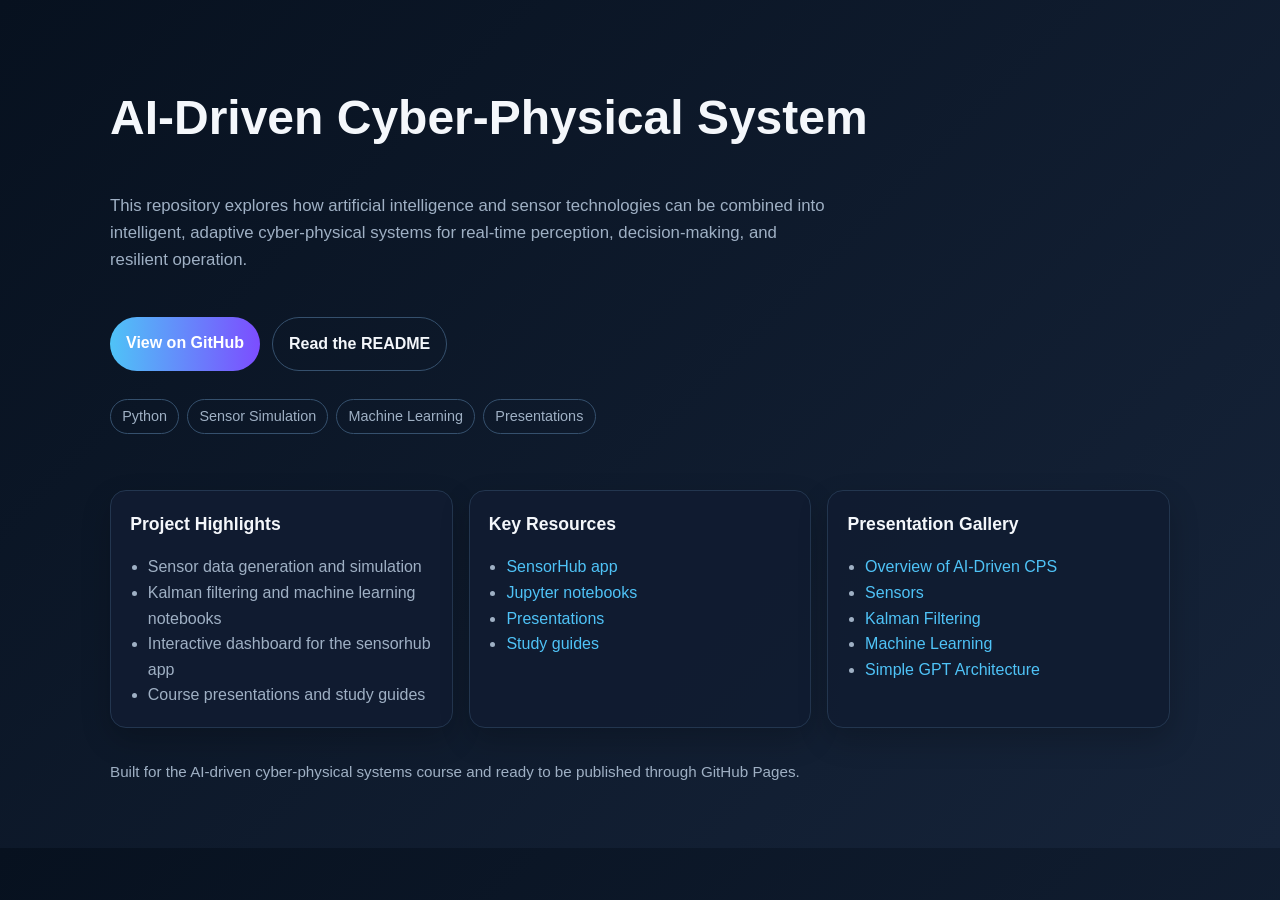
<file: docs/index.html>
<!DOCTYPE html>
<html lang="en">
  <head>
    <meta charset="UTF-8" />
    <meta name="viewport" content="width=device-width, initial-scale=1.0" />
    <meta
      name="description"
      content="AI-driven Cyber-Physical System project page with sensor simulation, notebooks, and presentations."
    />
    <title>AI-Driven Cyber-Physical System</title>
    <style>
      :root {
        --bg: #07111f;
        --card: #101c31;
        --text: #f4f7fb;
        --muted: #9fb0c4;
        --accent: #4fc3f7;
        --accent-2: #7c4dff;
      }

      * { box-sizing: border-box; }
      body {
        margin: 0;
        font-family: Inter, "Segoe UI", Roboto, Arial, sans-serif;
        background: linear-gradient(135deg, var(--bg), #16243a);
        color: var(--text);
        line-height: 1.6;
      }

      a { color: var(--accent); text-decoration: none; }
      a:hover { text-decoration: underline; }

      .container {
        max-width: 1100px;
        margin: 0 auto;
        padding: 2rem 1.25rem 4rem;
      }

      .hero {
        padding: 3rem 0 2rem;
        display: grid;
        gap: 1.2rem;
      }

      .hero h1 {
        font-size: clamp(2rem, 4vw, 3rem);
        margin: 0;
      }

      .hero p {
        font-size: 1.05rem;
        color: var(--muted);
        max-width: 720px;
      }

      .hero-actions {
        display: flex;
        flex-wrap: wrap;
        gap: 0.75rem;
        margin-top: 0.5rem;
      }

      .btn {
        display: inline-block;
        padding: 0.8rem 1rem;
        border-radius: 999px;
        font-weight: 600;
        background: linear-gradient(90deg, var(--accent), var(--accent-2));
        color: white;
      }

      .btn.secondary {
        background: transparent;
        border: 1px solid #35506d;
        color: var(--text);
      }

      .grid {
        display: grid;
        grid-template-columns: repeat(auto-fit, minmax(260px, 1fr));
        gap: 1rem;
        margin-top: 1.5rem;
      }

      .card {
        background: rgba(16, 28, 49, 0.95);
        border: 1px solid #23364f;
        border-radius: 16px;
        padding: 1.2rem;
        box-shadow: 0 12px 30px rgba(0, 0, 0, 0.2);
      }

      .card h2 {
        margin-top: 0;
        font-size: 1.1rem;
      }

      .card p, .card li {
        color: var(--muted);
      }

      .card ul {
        padding-left: 1.1rem;
        margin-bottom: 0;
      }

      .badges {
        display: flex;
        flex-wrap: wrap;
        gap: 0.5rem;
        margin-top: 0.6rem;
      }

      .badge {
        border: 1px solid #35506d;
        border-radius: 999px;
        padding: 0.3rem 0.7rem;
        color: var(--muted);
        font-size: 0.9rem;
      }

      footer {
        margin-top: 2rem;
        color: var(--muted);
        font-size: 0.95rem;
      }

      @media (max-width: 640px) {
        .container { padding: 1rem 1rem 3rem; }
        .hero { padding-top: 2rem; }
      }
    </style>
  </head>
  <body>
    <main class="container">
      <section class="hero">
        <h1>AI-Driven Cyber-Physical System</h1>
        <p>
          This repository explores how artificial intelligence and sensor technologies can be combined into
          intelligent, adaptive cyber-physical systems for real-time perception, decision-making, and
          resilient operation.
        </p>
        <div class="hero-actions">
          <a class="btn" href="https://github.com/kolithawarnakulasooriya/AI-driven-cyber-physical-system" target="_blank" rel="noreferrer">View on GitHub</a>
          <a class="btn secondary" href="https://github.com/kolithawarnakulasooriya/AI-driven-cyber-physical-system/blob/main/Readme.md" target="_blank" rel="noreferrer">Read the README</a>
        </div>
        <div class="badges">
          <span class="badge">Python</span>
          <span class="badge">Sensor Simulation</span>
          <span class="badge">Machine Learning</span>
          <span class="badge">Presentations</span>
        </div>
      </section>

      <section class="grid">
        <article class="card">
          <h2>Project Highlights</h2>
          <ul>
            <li>Sensor data generation and simulation</li>
            <li>Kalman filtering and machine learning notebooks</li>
            <li>Interactive dashboard for the sensorhub app</li>
            <li>Course presentations and study guides</li>
          </ul>
        </article>

        <article class="card">
          <h2>Key Resources</h2>
          <ul>
            <li><a href="https://github.com/kolithawarnakulasooriya/AI-driven-cyber-physical-system/tree/main/sensorhub">SensorHub app</a></li>
            <li><a href="https://github.com/kolithawarnakulasooriya/AI-driven-cyber-physical-system/tree/main/notebooks">Jupyter notebooks</a></li>
            <li><a href="https://github.com/kolithawarnakulasooriya/AI-driven-cyber-physical-system/tree/main/presentations">Presentations</a></li>
            <li><a href="https://github.com/kolithawarnakulasooriya/AI-driven-cyber-physical-system/tree/main/study-guide">Study guides</a></li>
          </ul>
        </article>

        <article class="card">
          <h2>Presentation Gallery</h2>
          <ul>
            <li><a href="https://html-preview.github.io/?url=https://github.com/kolithawarnakulasooriya/AI-driven-cyber-physical-system/blob/main/presentations/cps-ai-intro.html">Overview of AI-Driven CPS</a></li>
            <li><a href="https://html-preview.github.io/?url=https://github.com/kolithawarnakulasooriya/AI-driven-cyber-physical-system/blob/main/presentations/sensors-cps.html">Sensors</a></li>
            <li><a href="https://html-preview.github.io/?url=https://github.com/kolithawarnakulasooriya/AI-driven-cyber-physical-system/blob/main/presentations/kelman-filter-cps.html">Kalman Filtering</a></li>
            <li><a href="https://htmlpreview.github.io/?https://github.com/kolithawarnakulasooriya/AI-driven-cyber-physical-system/blob/main/presentations/machine-learning-cps.html">Machine Learning</a></li>
            <li><a href="https://htmlpreview.github.io/?https://github.com/kolithawarnakulasooriya/AI-driven-cyber-physical-system/blob/main/presentations/simplellm-script-presentation.html">Simple GPT Architecture</a></li>
          </ul>
        </article>
      </section>

      <footer>
        Built for the AI-driven cyber-physical systems course and ready to be published through GitHub Pages.
      </footer>
    </main>
  </body>
</html>
</file>
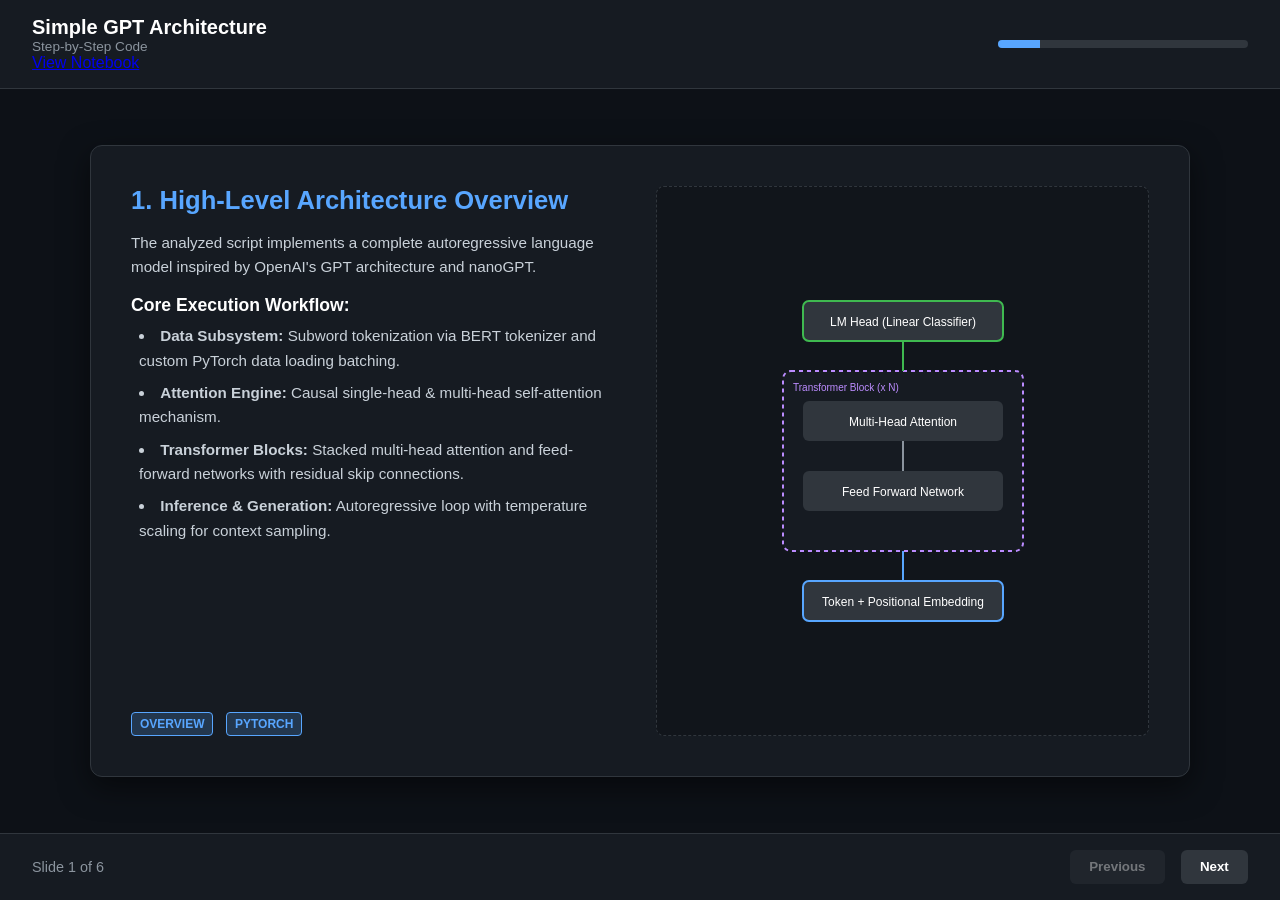
<file: presentations/simplellm-script-presentation.html>
<!DOCTYPE html>
<html lang="en">
<head>
    <meta charset="UTF-8">
    <meta name="viewport" content="width=device-width, initial-scale=1.0">
    <title>Decoder-Only GPT Architecture: PyTorch Analysis</title>
    <style>
        :root {
            --bg-color: #0d1117;
            --card-bg: #161b22;
            --accent-blue: #58a6ff;
            --accent-green: #3fb950;
            --accent-red: #f85149;
            --accent-purple: #bc8cff;
            --text-main: #c9d1d9;
            --text-heading: #ffffff;
            --border-color: #30363d;
            --code-bg: #0a0d12;
        }

        * {
            box-sizing: border-box;
            margin: 0;
            padding: 0;
            font-family: -apple-system, BlinkMacSystemFont, "Segoe UI", Roboto, Helvetica, Arial, sans-serif;
        }

        body {
            background-color: var(--bg-color);
            color: var(--text-main);
            display: flex;
            flex-direction: column;
            height: 100vh;
            overflow: hidden;
        }

        /* Top Bar Navigation */
        header {
            background-color: var(--card-bg);
            border-bottom: 1px solid var(--border-color);
            padding: 1rem 2rem;
            display: flex;
            justify-content: space-between;
            align-items: center;
        }

        .title-container h1 {
            color: var(--text-heading);
            font-size: 1.25rem;
            font-weight: 600;
        }

        .title-container p {
            font-size: 0.85rem;
            color: #8b949e;
        }

        .progress-container {
            width: 250px;
            background: var(--border-color);
            height: 8px;
            border-radius: 4px;
            overflow: hidden;
        }

        .progress-bar {
            height: 100%;
            width: 16.66%;
            background: var(--accent-blue);
            transition: width 0.3s ease;
        }

        /* Main Slide Viewport */
        main {
            flex: 1;
            position: relative;
            overflow: hidden;
            display: flex;
            justify-content: center;
            align-items: center;
            padding: 2rem;
        }

        .slide {
            position: absolute;
            width: 100%;
            max-width: 1100px;
            height: 85%;
            opacity: 0;
            visibility: hidden;
            transition: all 0.4s cubic-bezier(0.4, 0, 0.2, 1);
            transform: translateX(50px);
            display: grid;
            grid-template-columns: 1fr 1fr;
            gap: 2rem;
            background: var(--card-bg);
            border: 1px solid var(--border-color);
            border-radius: 12px;
            padding: 2.5rem;
            box-shadow: 0 10px 30px rgba(0,0,0,0.5);
        }

        .slide.active {
            opacity: 1;
            visibility: visible;
            transform: translateX(0);
        }

        .slide-full {
            grid-template-columns: 1fr;
        }

        /* Content Formatting */
        .content-col {
            display: flex;
            flex-direction: column;
            justify-content: space-between;
            overflow-y: auto;
            padding-right: 0.5rem;
        }

        .content-col h2 {
            color: var(--accent-blue);
            font-size: 1.6rem;
            margin-bottom: 1rem;
        }

        .content-col h3 {
            color: var(--text-heading);
            font-size: 1.1rem;
            margin: 1rem 0 0.5rem 0;
        }

        .content-col p, .content-col ul {
            font-size: 0.95rem;
            line-height: 1.6;
            margin-bottom: 1rem;
        }

        .content-col ul {
            list-style-position: inside;
            padding-left: 0.5rem;
        }

        .content-col li {
            margin-bottom: 0.5rem;
        }

        /* Code & Visual Blocks */
        .code-container {
            background: var(--code-bg);
            border: 1px solid var(--border-color);
            border-radius: 8px;
            padding: 1rem;
            font-family: 'Courier New', Courier, monospace;
            font-size: 0.85rem;
            overflow-x: auto;
            color: #e6edf3;
            white-space: pre;
            line-height: 1.4;
        }

        .badge {
            display: inline-block;
            padding: 0.25rem 0.5rem;
            border-radius: 4px;
            font-size: 0.75rem;
            font-weight: bold;
            margin-right: 0.5rem;
            text-transform: uppercase;
        }

        .badge-bug { background: rgba(248, 81, 73, 0.2); color: var(--accent-red); border: 1px solid var(--accent-red); }
        .badge-fix { background: rgba(63, 185, 80, 0.2); color: var(--accent-green); border: 1px solid var(--accent-green); }
        .badge-info { background: rgba(88, 166, 255, 0.2); color: var(--accent-blue); border: 1px solid var(--accent-blue); }

        .diagram-box {
            display: flex;
            flex-direction: column;
            justify-content: center;
            align-items: center;
            background: rgba(0, 0, 0, 0.2);
            border: 1px dashed var(--border-color);
            border-radius: 8px;
            padding: 1.5rem;
            text-align: center;
        }

        .diagram-box svg {
            max-width: 100%;
            height: auto;
        }

        /* Bottom Controls */
        footer {
            background-color: var(--card-bg);
            border-top: 1px solid var(--border-color);
            padding: 1rem 2rem;
            display: flex;
            justify-content: space-between;
            align-items: center;
        }

        .btn-group {
            display: flex;
            gap: 1rem;
        }

        button {
            background: var(--border-color);
            color: var(--text-heading);
            border: none;
            padding: 0.6rem 1.2rem;
            border-radius: 6px;
            cursor: pointer;
            font-weight: 600;
            transition: background 0.2s ease;
        }

        button:hover {
            background: var(--accent-blue);
            color: #ffffff;
        }

        button:disabled {
            opacity: 0.4;
            cursor: not-allowed;
            background: var(--border-color);
        }

        .step-counter {
            font-size: 0.9rem;
            color: #8b949e;
        }

        /* Interactive Toggles */
        .toggle-box {
            margin-top: 1rem;
            border: 1px solid var(--border-color);
            border-radius: 6px;
            overflow: hidden;
        }

        .toggle-header {
            background: var(--border-color);
            padding: 0.5rem 1rem;
            cursor: pointer;
            font-weight: bold;
            font-size: 0.85rem;
            display: flex;
            justify-content: space-between;
        }

        .toggle-body {
            padding: 1rem;
            display: none;
            background: var(--code-bg);
        }

        .toggle-box.open .toggle-body {
            display: block;
        }
    </style>
</head>
<body>

    <header>
        <div class="title-container">
            <h1>Simple GPT Architecture</h1>
            <p>Step-by-Step Code</p>
            <a href="https://github.com/kolithawarnakulasooriya/AI-driven-cyber-physical-system/blob/main/notebooks/SimpleLLM.ipynb" target="_blank">View Notebook</a>
        </div>
        <div class="progress-container">
            <div class="progress-bar" id="progressBar"></div>
        </div>
    </header>

    <main>
        <!-- Slide 1: High-Level Overview -->
        <div class="slide active" id="slide-1">
            <div class="content-col">
                <div>
                    <h2>1. High-Level Architecture Overview</h2>
                    <p>The analyzed script implements a complete autoregressive language model inspired by OpenAI's GPT architecture and nanoGPT.</p>
                    <h3>Core Execution Workflow:</h3>
                    <ul>
                        <li><b>Data Subsystem:</b> Subword tokenization via BERT tokenizer and custom PyTorch data loading batching.</li>
                        <li><b>Attention Engine:</b> Causal single-head & multi-head self-attention mechanism.</li>
                        <li><b>Transformer Blocks:</b> Stacked multi-head attention and feed-forward networks with residual skip connections.</li>
                        <li><b>Inference & Generation:</b> Autoregressive loop with temperature scaling for context sampling.</li>
                    </ul>
                </div>
                <div>
                    <span class="badge badge-info">Overview</span>
                    <span class="badge badge-info">PyTorch</span>
                </div>
            </div>
            <div class="diagram-box">
                <svg width="320" height="380" viewBox="0 0 320 380">
                    <rect x="60" y="310" width="200" height="40" rx="6" fill="#30363d" stroke="#58a6ff" stroke-width="2"/>
                    <text x="160" y="335" fill="#fff" text-anchor="middle" font-size="12">Token + Positional Embedding</text>
                    
                    <path d="M 160 310 L 160 280" stroke="#58a6ff" stroke-width="2" marker-end="url(#arrow)"/>
                    
                    <rect x="40" y="100" width="240" height="180" rx="8" fill="#161b22" stroke="#bc8cff" stroke-width="2" stroke-dasharray="4"/>
                    <text x="50" y="120" fill="#bc8cff" font-size="10">Transformer Block (x N)</text>

                    <rect x="60" y="130" width="200" height="40" rx="6" fill="#30363d"/>
                    <text x="160" y="155" fill="#fff" text-anchor="middle" font-size="12">Multi-Head Attention</text>

                    <path d="M 160 170 L 160 200" stroke="#8b949e" stroke-width="2"/>

                    <rect x="60" y="200" width="200" height="40" rx="6" fill="#30363d"/>
                    <text x="160" y="225" fill="#fff" text-anchor="middle" font-size="12">Feed Forward Network</text>

                    <path d="M 160 100 L 160 70" stroke="#3fb950" stroke-width="2"/>

                    <rect x="60" y="30" width="200" height="40" rx="6" fill="#30363d" stroke="#3fb950" stroke-width="2"/>
                    <text x="160" y="55" fill="#fff" text-anchor="middle" font-size="12">LM Head (Linear Classifier)</text>
                </svg>
            </div>
        </div>

        <!-- Slide 2: Data Loading & Tokenization -->
        <div class="slide" id="slide-2">
            <div class="content-col">
                <div>
                    <h2>2. Tokenization & Data Loader</h2>
                    <p>The code uses standard BERT subwords for tokenization and extracts training/validation tensors on demand.</p>
                    <h3>Data Split & Target Alignment:</h3>
                    <ul>
                        <li><b>Inputs (x):</b> Sequence block of context length <code>T</code> (e.g. 256 tokens).</li>
                        <li><b>Targets (y):</b> Identical sequence shifted 1 position right ($y_t = x_{t+1}$).</li>
                    </ul>
                </div>
                <div class="code-container">
class TokenizeDataLoader:
    def get_batch(self, split='train', batch_size=4, block_size=256):
        data_set = self.train_data if split == 'train' else self.val_data
        
        # Random starting index selection
        max_idx = max(1, len(data_set) - block_size)
        ix = torch.randint(0, max_idx, (batch_size,))

        # Shift target by 1 token to right
        x = torch.stack([data_set[i:i + block_size] for i in ix])
        y = torch.stack([data_set[i + 1:i + block_size + 1] for i in ix])

        return x.to(self.device), y.to(self.device)</div>
            </div>
            <div class="diagram-box">
                <h3>Target Alignment Visualizer</h3>
                <svg width="300" height="180" viewBox="0 0 300 180" style="margin-top: 10px;">
                    <!-- Sequence X -->
                    <rect x="20" y="40" width="50" height="35" rx="4" fill="#30363d" stroke="#58a6ff"/>
                    <text x="45" y="62" fill="#fff" text-anchor="middle" font-size="12">To</text>
                    <rect x="80" y="40" width="50" height="35" rx="4" fill="#30363d" stroke="#58a6ff"/>
                    <text x="105" y="62" fill="#fff" text-anchor="middle" font-size="12">be</text>
                    <rect x="140" y="40" width="50" height="35" rx="4" fill="#30363d" stroke="#58a6ff"/>
                    <text x="165" y="62" fill="#fff" text-anchor="middle" font-size="12">,</text>
                    <text x="10" y="25" fill="#58a6ff" font-size="11">Input (X)</text>

                    <!-- Sequence Y -->
                    <rect x="80" y="110" width="50" height="35" rx="4" fill="#30363d" stroke="#3fb950"/>
                    <text x="105" y="132" fill="#fff" text-anchor="middle" font-size="12">be</text>
                    <rect x="140" y="110" width="50" height="35" rx="4" fill="#30363d" stroke="#3fb950"/>
                    <text x="165" y="132" fill="#fff" text-anchor="middle" font-size="12">,</text>
                    <rect x="200" y="110" width="50" height="35" rx="4" fill="#30363d" stroke="#3fb950"/>
                    <text x="225" y="132" fill="#fff" text-anchor="middle" font-size="12">or</text>
                    <text x="10" y="100" fill="#3fb950" font-size="11">Target (Y)</text>

                    <!-- Shift Arrow -->
                    <path d="M 45 75 L 105 110" stroke="#f85149" stroke-width="1.5" stroke-dasharray="3"/>
                </svg>
            </div>
        </div>

        <!-- Slide 3: Single Attention Head -->
        <div class="slide" id="slide-3">
            <div class="content-col">
                <div>
                    <h2>3. Single Causal Attention Head</h2>
                    <p>Calculates scaled dot-product attention with causal mask to prevent attending to future tokens.</p>
                    <span class="badge badge-bug">Scaling Bug Discovered</span>
                </div>
                <div class="toggle-box open">
                    <div class="toggle-header">Code Analysis & Discovered Scaling Bug</div>
                    <div class="toggle-body code-container">
# Original implementation in ee.py
def forward(self, x):
    B, T, C = x.shape
    k = self.key(x) 
    q = self.query(x)

    # BUG: Scaled using full embedding dimension C instead of head_size (d_k)
    wei = q @ k.transpose(-2, -1) * (C**-0.5) 

    # Causal Masking
    wei = wei.masked_fill(self.tril[:T, :T] == 0, float('-inf')) 
    wei = F.softmax(wei, dim=-1) 
    out = wei @ self.value(x)
    return out</div>
                </div>
            </div>
            <div class="content-col">
                <div class="diagram-box" style="height: 100%;">
                    <h3>Bug Explanation & Fix</h3>
                    <p style="margin-top: 10px;">In standard Multi-Head Attention, dot products are scaled by $\sqrt{d_k}$ (where $d_k = \frac{n_{\text{embd}}}{n_{\text{head}}}$), not $\sqrt{n_{\text{embd}}}$.</p>
                    
                    <div style="margin-top: 15px; text-align: left; width: 100%;">
                        <p><span class="badge badge-bug">Incorrect</span> Scale = <code>C**-0.5</code></p>
                        <p style="margin-top: 8px;"><span class="badge badge-fix">Correct</span> Scale = <code>(C // num_heads)**-0.5</code></p>
                    </div>
                </div>
            </div>
        </div>

        <!-- Slide 4: Multi-Head Attention -->
        <div class="slide" id="slide-4">
            <div class="content-col">
                <div>
                    <h2>4. Multi-Head Attention Mechanism</h2>
                    <p>Runs multiple single attention heads in parallel, enabling the model to jointly attend to information from different representation subspaces.</p>
                </div>
                <div class="code-container">
class MultiHeadAttention(nn.Module):
    def __init__(self, num_heads, head_size, n_embd, block_size, dropout):
        super().__init__()
        # Parallel Attention Heads
        self.heads = nn.ModuleList([
            Head(head_size, n_embd, block_size, dropout) 
            for _ in range(num_heads)
        ])
        # Output Linear Projection
        self.proj = nn.Linear(n_embd, n_embd)
        self.dropout = nn.Dropout(dropout)

    def forward(self, x):
        # Concatenate head outputs along channel dimension
        out = torch.cat([h(x) for h in self.heads], dim=-1)
        out = self.dropout(self.proj(out)) 
        return out</div>
            </div>
            <div class="diagram-box">
                <svg width="280" height="240" viewBox="0 0 280 240">
                    <rect x="20" y="180" width="240" height="30" rx="4" fill="#30363d"/>
                    <text x="140" y="200" fill="#fff" text-anchor="middle" font-size="11">Input Tensor (B, T, C)</text>

                    <!-- 3 Heads -->
                    <rect x="20" y="110" width="70" height="40" rx="4" fill="#bc8cff"/>
                    <text x="55" y="134" fill="#000" text-anchor="middle" font-size="10" font-weight="bold">Head 1</text>

                    <rect x="105" y="110" width="70" height="40" rx="4" fill="#bc8cff"/>
                    <text x="140" y="134" fill="#000" text-anchor="middle" font-size="10" font-weight="bold">Head 2</text>

                    <rect x="190" y="110" width="70" height="40" rx="4" fill="#bc8cff"/>
                    <text x="225" y="134" fill="#000" text-anchor="middle" font-size="10" font-weight="bold">Head N</text>

                    <!-- Concat Block -->
                    <rect x="20" y="40" width="240" height="30" rx="4" fill="#58a6ff"/>
                    <text x="140" y="60" fill="#fff" text-anchor="middle" font-size="11">Concat & Projection Linear Layer</text>
                </svg>
            </div>
        </div>

        <!-- Slide 5: Transformer Block & Pre-LN -->
        <div class="slide" id="slide-5">
            <div class="content-col">
                <div>
                    <h2>5. Transformer Block Architecture</h2>
                    <p>Integrates attention mechanisms with Feed-Forward Neural Networks (FFN) and Layer Normalization.</p>
                    <span class="badge badge-bug">LayerNorm Placement Fix</span>
                </div>
                <div class="code-container">
class Block(nn.Module):
    def __init__(self, n_embd, n_head, block_size, dropout):
        super().__init__()
        head_size = n_embd // n_head
        self.sa = MultiHeadAttention(n_head, head_size, n_embd, block_size, dropout)
        self.ln1 = nn.LayerNorm(n_embd)
        self.ffwd = FeedForward(n_embd, dropout)
        self.ln2 = nn.LayerNorm(n_embd)

    def forward(self, x):
        # Recommended Modern Pre-LN Standard:
        x = x + self.sa(self.ln1(x))
        x = x + self.ffwd(self.ln2(x))
        return x</div>
            </div>
            <div class="diagram-box">
                <h3>Pre-LN vs Post-LN Architecture</h3>
                <p style="font-size: 0.85rem; margin-top: 10px; color: #8b949e;">Modern GPT models (including GPT-2/3/4) place <b>LayerNorm before</b> the attention block and feedforward block (Pre-LN) for improved gradient stability during training.</p>
            </div>
        </div>

        <!-- Slide 6: Model Evaluation & Generation -->
        <div class="slide" id="slide-6">
            <div class="content-col">
                <div>
                    <h2>6. Full Model & Generation Inference</h2>
                    <p>Constructs full GPT model, handles training metrics, and performs autoregressive sampling.</p>
                    <span class="badge badge-bug">Weight Loading Bug</span>
                </div>
                <div class="code-container">
# Load state dict correctly into initialized model instance:
inference_mode = torch.load('simple_gpt.pth', map_location=device)
model.load_state_dict(inference_mode)

# Generation Loop
def generate(self, idx, max_new_tokens, temperature=1.0):
    for _ in range(max_new_tokens):
        idx_cond = idx[:, -self.block_size:] # Crop context
        logits, _ = self(idx_cond)
        logits = logits[:, -1, :] / temperature
        probs = F.softmax(logits, dim=-1)
        idx_next = torch.multinomial(probs, num_samples=1)
        idx = torch.cat((idx, idx_next), dim=1)
    return idx</div>
            </div>
            <div class="diagram-box">
                <h3>Inference Best Practices</h3>
                <ul style="text-align: left; font-size: 0.85rem; margin-top: 10px;">
                    <li><b>Temperature Scaling:</b> Lower temperatures ($< 0.7$) yield deterministic outputs; higher values yield creative text.</li>
                    <li><b>State Loading:</b> Ensure weights loaded via <code>torch.load()</code> are properly populated into the target model instance via <code>load_state_dict()</code>.</li>
                </ul>
            </div>
        </div>

    </main>

    <footer>
        <div class="step-counter" id="stepCounter">Slide 1 of 6</div>
        <div class="btn-group">
            <button id="prevBtn" onclick="changeSlide(-1)" disabled>Previous</button>
            <button id="nextBtn" onclick="changeSlide(1)">Next</button>
        </div>
    </footer>

    <script>
        let currentSlide = 1;
        const totalSlides = 6;

        function updateSlide() {
            document.querySelectorAll('.slide').forEach((slide, index) => {
                slide.classList.remove('active');
                if (index === currentSlide - 1) {
                    slide.classList.add('active');
                }
            });

            // Update Progress Bar
            const progress = (currentSlide / totalSlides) * 100;
            document.getElementById('progressBar').style.width = progress + '%';

            // Update Counter
            document.getElementById('stepCounter').innerText = `Slide ${currentSlide} of ${totalSlides}`;

            // Update Button State
            document.getElementById('prevBtn').disabled = (currentSlide === 1);
            document.getElementById('nextBtn').disabled = (currentSlide === totalSlides);
        }

        function changeSlide(direction) {
            currentSlide += direction;
            if (currentSlide < 1) currentSlide = 1;
            if (currentSlide > totalSlides) currentSlide = totalSlides;
            updateSlide();
        }

        // Keyboard Navigation
        document.addEventListener('keydown', (e) => {
            if (e.key === 'ArrowRight' || e.key === 'Space') {
                if (currentSlide < totalSlides) changeSlide(1);
            } else if (e.key === 'ArrowLeft') {
                if (currentSlide > 1) changeSlide(-1);
            }
        });
    </script>
</body>
</html>
</file>
